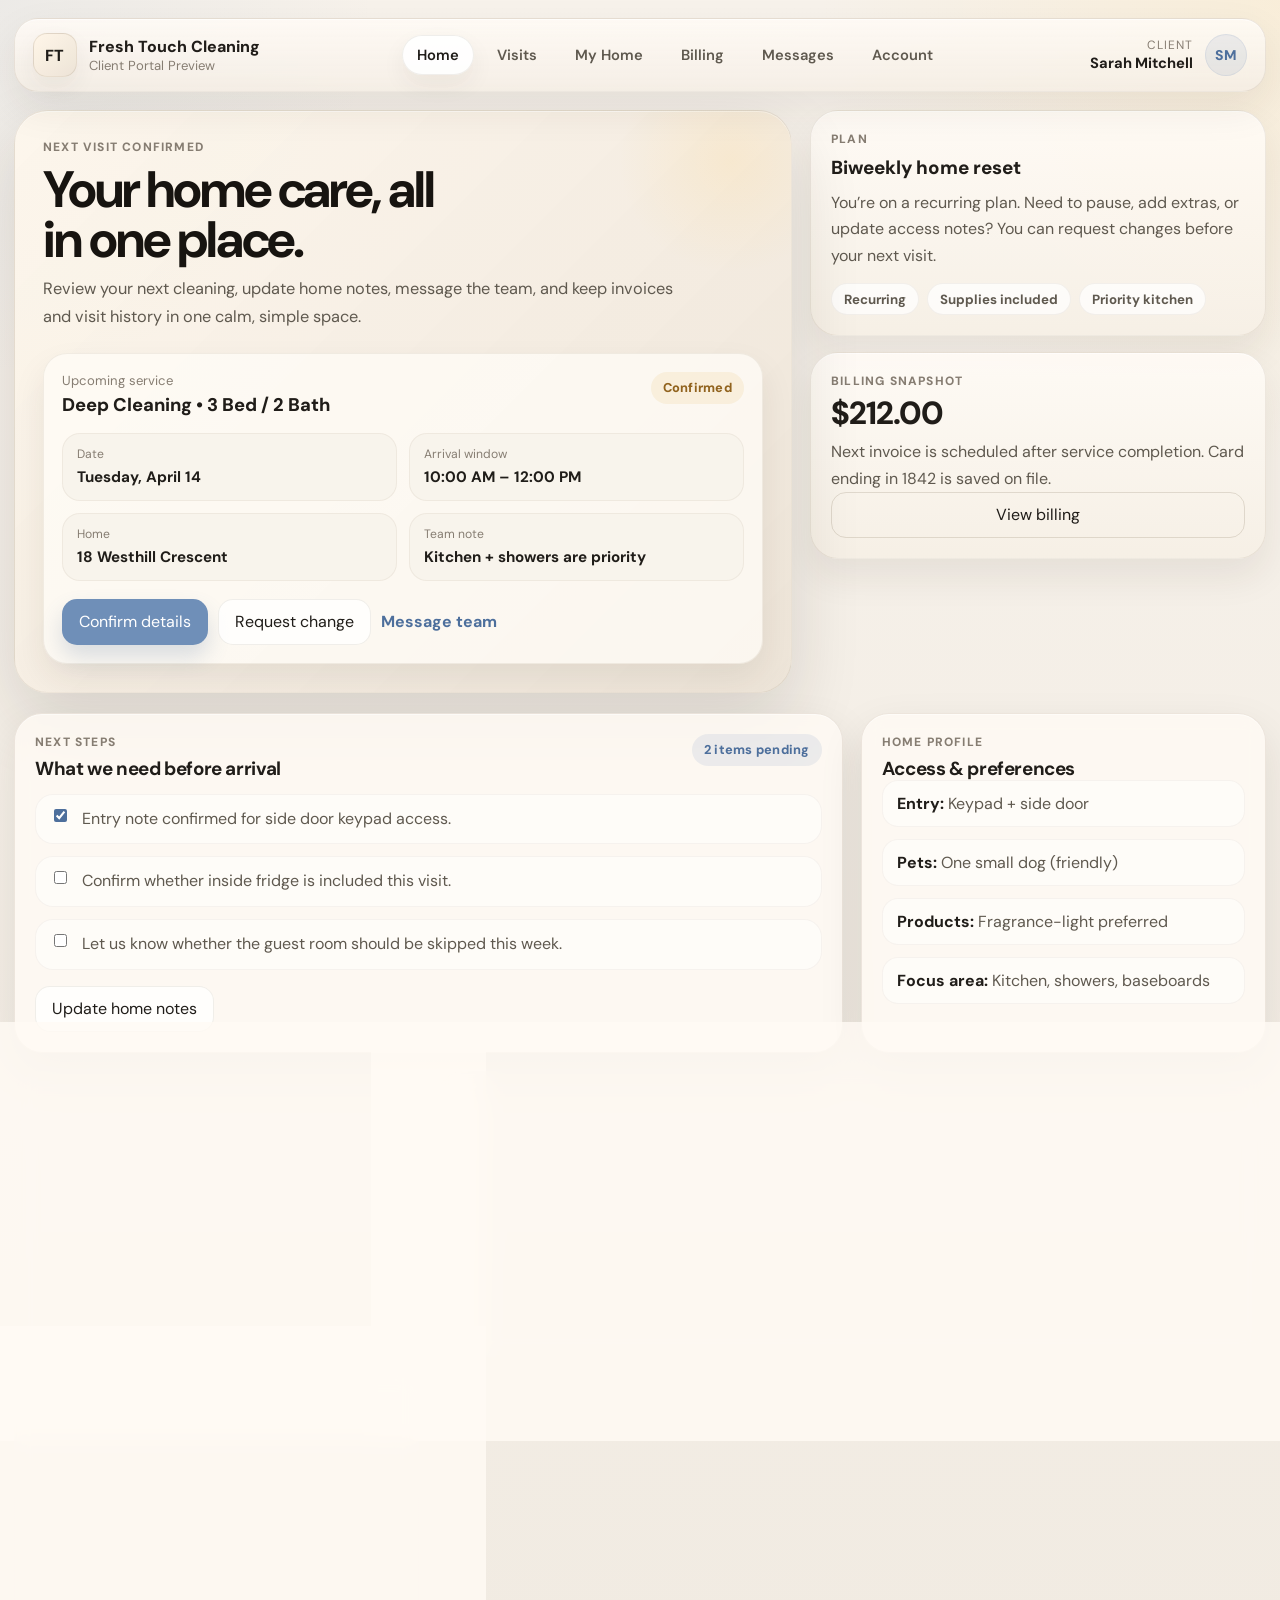
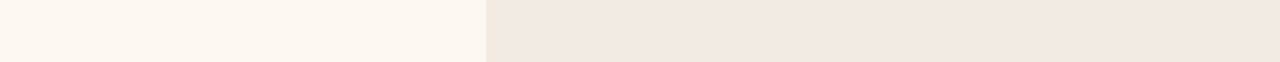
<file: index.html>
<!DOCTYPE html>
<html lang="en">
<head>
  <meta charset="UTF-8" />
  <meta
    name="viewport"
    content="width=device-width, initial-scale=1.0"
  />
  <title>Fresh Touch Client Portal</title>
  <link rel="preconnect" href="https://fonts.googleapis.com" />
  <link rel="preconnect" href="https://fonts.gstatic.com" crossorigin />
  <link
    href="https://fonts.googleapis.com/css2?family=DM+Sans:wght@400;500;600;700;800&display=swap"
    rel="stylesheet"
  />
  <link rel="stylesheet" href="client-portal.css" />
</head>
<body>
  <div class="portal-shell">
    <header class="portal-topbar">
      <div class="portal-brand">
        <div class="portal-brand__mark">FT</div>
        <div>
          <div class="portal-brand__name">Fresh Touch Cleaning</div>
          <div class="portal-brand__sub">Client Portal Preview</div>
        </div>
      </div>

      <button
        class="portal-menu-btn"
        id="portalMenuBtn"
        type="button"
        aria-expanded="false"
        aria-controls="portalTabs"
      >
        <span></span>
        <span></span>
        <span></span>
      </button>

      <nav class="portal-tabs" id="portalTabs" aria-label="Client portal sections">
        <button class="portal-tab is-active" data-panel="home" type="button">Home</button>
        <button class="portal-tab" data-panel="visits" type="button">Visits</button>
        <button class="portal-tab" data-panel="home-profile" type="button">My Home</button>
        <button class="portal-tab" data-panel="billing" type="button">Billing</button>
        <button class="portal-tab" data-panel="messages" type="button">Messages</button>
        <button class="portal-tab" data-panel="account" type="button">Account</button>
      </nav>

      <div class="portal-user">
        <div class="portal-user__meta">
          <div class="portal-user__label">Client</div>
          <div class="portal-user__name">Sarah Mitchell</div>
        </div>
        <div class="portal-user__avatar">SM</div>
      </div>
    </header>

    <main class="portal-main">
      <section class="portal-hero">
        <div class="portal-hero__content">
          <div class="eyebrow">Next visit confirmed</div>
          <h1 class="portal-hero__title">Your home care, all in one place.</h1>
          <p class="portal-hero__text">
            Review your next cleaning, update home notes, message the team,
            and keep invoices and visit history in one calm, simple space.
          </p>

          <div class="portal-hero__visit">
            <div class="hero-visit-card">
              <div class="hero-visit-card__top">
                <div>
                  <div class="hero-visit-card__label">Upcoming service</div>
                  <div class="hero-visit-card__title">Deep Cleaning • 3 Bed / 2 Bath</div>
                </div>
                <span class="status-pill status-pill--warm">Confirmed</span>
              </div>

              <div class="hero-visit-card__grid">
                <div class="hero-stat">
                  <div class="hero-stat__label">Date</div>
                  <div class="hero-stat__value">Tuesday, April 14</div>
                </div>
                <div class="hero-stat">
                  <div class="hero-stat__label">Arrival window</div>
                  <div class="hero-stat__value">10:00 AM – 12:00 PM</div>
                </div>
                <div class="hero-stat">
                  <div class="hero-stat__label">Home</div>
                  <div class="hero-stat__value">18 Westhill Crescent</div>
                </div>
                <div class="hero-stat">
                  <div class="hero-stat__label">Team note</div>
                  <div class="hero-stat__value">Kitchen + showers are priority</div>
                </div>
              </div>

              <div class="hero-visit-card__actions">
                <button class="btn btn--solid" type="button" id="confirmVisitBtn">
                  Confirm details
                </button>
                <button class="btn btn--ghost" type="button" id="requestChangeBtn">
                  Request change
                </button>
                <button class="btn btn--text" type="button" data-panel-target="messages">
                  Message team
                </button>
              </div>
            </div>
          </div>
        </div>

        <aside class="portal-hero__side">
          <div class="summary-card summary-card--plan">
            <div class="summary-card__label">Plan</div>
            <div class="summary-card__title">Biweekly home reset</div>
            <p class="summary-card__text">
              You’re on a recurring plan. Need to pause, add extras, or update access notes?
              You can request changes before your next visit.
            </p>
            <div class="summary-card__chips">
              <span class="mini-chip">Recurring</span>
              <span class="mini-chip">Supplies included</span>
              <span class="mini-chip">Priority kitchen</span>
            </div>
          </div>

          <div class="summary-card">
            <div class="summary-card__label">Billing snapshot</div>
            <div class="summary-card__price">$212.00</div>
            <p class="summary-card__text">
              Next invoice is scheduled after service completion. Card ending in 1842 is saved on file.
            </p>
            <button class="btn btn--outline btn--full" type="button" data-panel-target="billing">
              View billing
            </button>
          </div>
        </aside>
      </section>

      <section class="portal-panel is-active" id="panel-home" data-panel>
        <div class="panel-grid panel-grid--home">
          <article class="card card--wide">
            <div class="card__top">
              <div>
                <div class="card__eyebrow">Next steps</div>
                <h2 class="card__title">What we need before arrival</h2>
              </div>
              <span class="status-pill status-pill--soft">2 items pending</span>
            </div>

            <div class="checklist">
              <label class="check-row">
                <input type="checkbox" checked />
                <span>Entry note confirmed for side door keypad access.</span>
              </label>
              <label class="check-row">
                <input type="checkbox" />
                <span>Confirm whether inside fridge is included this visit.</span>
              </label>
              <label class="check-row">
                <input type="checkbox" />
                <span>Let us know whether the guest room should be skipped this week.</span>
              </label>
            </div>

            <div class="card__actions">
              <button class="btn btn--ghost" type="button" id="updateHomeNotesBtn">
                Update home notes
              </button>
            </div>
          </article>

          <article class="card">
            <div class="card__eyebrow">Home profile</div>
            <h2 class="card__title">Access & preferences</h2>
            <ul class="detail-list">
              <li><strong>Entry:</strong> Keypad + side door</li>
              <li><strong>Pets:</strong> One small dog (friendly)</li>
              <li><strong>Products:</strong> Fragrance-light preferred</li>
              <li><strong>Focus area:</strong> Kitchen, showers, baseboards</li>
            </ul>
          </article>

          <article class="card">
            <div class="card__eyebrow">Visit summary</div>
            <h2 class="card__title">Last completed clean</h2>
            <div class="visit-summary">
              <div class="visit-summary__date">March 30 • General Cleaning</div>
              <p class="visit-summary__text">
                Team completed kitchen, bathrooms, dusting, vacuuming, and floor mopping.
                Client note mentioned improved bathroom glass finish.
              </p>
              <button class="btn btn--text" type="button" data-panel-target="visits">
                View visit history
              </button>
            </div>
          </article>

          <article class="card card--wide">
            <div class="card__top">
              <div>
                <div class="card__eyebrow">Included this visit</div>
                <h2 class="card__title">Planned service scope</h2>
              </div>
              <button class="btn btn--outline" type="button" id="addExtraBtn">
                Add an extra
              </button>
            </div>

            <div class="scope-grid">
              <div class="scope-block">
                <div class="scope-block__title">Kitchen</div>
                <ul>
                  <li>Counters + backsplash</li>
                  <li>Exterior cabinet wipe</li>
                  <li>Sink + faucet polish</li>
                  <li>Floor vacuum + mop</li>
                </ul>
              </div>

              <div class="scope-block">
                <div class="scope-block__title">Bathrooms</div>
                <ul>
                  <li>Toilet + sink sanitize</li>
                  <li>Shower glass attention</li>
                  <li>Mirror finish</li>
                  <li>Floor detail clean</li>
                </ul>
              </div>

              <div class="scope-block">
                <div class="scope-block__title">Living areas</div>
                <ul>
                  <li>Dust reachable surfaces</li>
                  <li>Vacuum rugs</li>
                  <li>Baseboard spot detail</li>
                  <li>High-touch wipe-down</li>
                </ul>
              </div>
            </div>
          </article>

          <article class="card">
            <div class="card__eyebrow">Help</div>
            <h2 class="card__title">Need something changed?</h2>
            <p class="card__text">
              Message us if you want to adjust timing, add a room, or let us know about a new concern before the visit.
            </p>
            <div class="stack-actions">
              <button class="btn btn--solid btn--full" type="button" data-panel-target="messages">
                Open messages
              </button>
              <button class="btn btn--ghost btn--full" type="button" id="rushRequestBtn">
                Request rush cleaning
              </button>
            </div>
          </article>
        </div>
      </section>

      <section class="portal-panel" id="panel-visits" data-panel aria-hidden="true">
        <div class="panel-grid">
          <article class="card card--wide">
            <div class="card__top">
              <div>
                <div class="card__eyebrow">Upcoming visit</div>
                <h2 class="card__title">Tuesday, April 14</h2>
              </div>
              <span class="status-pill status-pill--warm">Confirmed</span>
            </div>

            <div class="timeline">
              <div class="timeline__row">
                <div class="timeline__time">9:45 AM</div>
                <div class="timeline__line"></div>
                <div class="timeline__content">Arrival window opens</div>
              </div>
              <div class="timeline__row">
                <div class="timeline__time">10:00–12:00</div>
                <div class="timeline__line"></div>
                <div class="timeline__content">Cleaning team on-site</div>
              </div>
              <div class="timeline__row">
                <div class="timeline__time">After visit</div>
                <div class="timeline__line"></div>
                <div class="timeline__content">Invoice sent + completion summary posted</div>
              </div>
            </div>
          </article>

          <article class="card">
            <div class="card__eyebrow">Recurring plan</div>
            <h2 class="card__title">Biweekly schedule</h2>
            <p class="card__text">
              Your home is currently set for service every other Tuesday.
            </p>
            <div class="stack-actions">
              <button class="btn btn--ghost btn--full" type="button">Pause plan</button>
              <button class="btn btn--outline btn--full" type="button">Adjust frequency</button>
            </div>
          </article>

          <article class="card card--wide">
            <div class="card__eyebrow">Past visits</div>
            <h2 class="card__title">Recent history</h2>

            <div class="visit-list">
              <div class="visit-item">
                <div>
                  <div class="visit-item__title">March 30 • General Cleaning</div>
                  <div class="visit-item__sub">Completed • 2 hr 35 min</div>
                </div>
                <span class="status-pill status-pill--success">Completed</span>
              </div>

              <div class="visit-item">
                <div>
                  <div class="visit-item__title">March 16 • Deep Cleaning</div>
                  <div class="visit-item__sub">Completed • 4 hr 10 min</div>
                </div>
                <span class="status-pill status-pill--success">Completed</span>
              </div>

              <div class="visit-item">
                <div>
                  <div class="visit-item__title">March 2 • General Cleaning</div>
                  <div class="visit-item__sub">Completed • 2 hr 20 min</div>
                </div>
                <span class="status-pill status-pill--success">Completed</span>
              </div>
            </div>
          </article>
        </div>
      </section>

      <section class="portal-panel" id="panel-home-profile" data-panel aria-hidden="true">
        <div class="panel-grid">
          <article class="card card--wide">
            <div class="card__top">
              <div>
                <div class="card__eyebrow">Home profile</div>
                <h2 class="card__title">Service notes your team sees</h2>
              </div>
              <button class="btn btn--ghost" type="button" id="editProfileBtn">Edit notes</button>
            </div>

            <div class="home-profile-grid">
              <div class="profile-block">
                <div class="profile-block__title">Entry instructions</div>
                <p>Use side door keypad. Alarm is off during scheduled visits.</p>
              </div>

              <div class="profile-block">
                <div class="profile-block__title">Pets</div>
                <p>One small dog. Friendly but may bark when team first enters.</p>
              </div>

              <div class="profile-block">
                <div class="profile-block__title">Product preferences</div>
                <p>Fragrance-light products preferred. Avoid heavy lemon scent.</p>
              </div>

              <div class="profile-block">
                <div class="profile-block__title">Priority areas</div>
                <p>Kitchen counters, shower glass, baseboards near dining room.</p>
              </div>
            </div>
          </article>

          <article class="card">
            <div class="card__eyebrow">Extras</div>
            <h2 class="card__title">Most requested add-ons</h2>
            <div class="addon-list">
              <button class="addon-pill" type="button">Inside fridge</button>
              <button class="addon-pill" type="button">Inside oven</button>
              <button class="addon-pill" type="button">Linen change</button>
              <button class="addon-pill" type="button">Interior windows</button>
            </div>
          </article>

          <article class="card">
            <div class="card__eyebrow">Schedule note</div>
            <h2 class="card__title">Best visit window</h2>
            <p class="card__text">
              Preferred on weekdays between 10 AM and 2 PM. Avoid early Mondays when possible.
            </p>
          </article>
        </div>
      </section>

      <section class="portal-panel" id="panel-billing" data-panel aria-hidden="true">
        <div class="panel-grid">
          <article class="card">
            <div class="card__eyebrow">Payment method</div>
            <h2 class="card__title">Card ending in 1842</h2>
            <p class="card__text">
              Billing runs after completion unless otherwise arranged.
            </p>
            <div class="stack-actions">
              <button class="btn btn--ghost btn--full" type="button">Update card</button>
              <button class="btn btn--outline btn--full" type="button">Billing help</button>
            </div>
          </article>

          <article class="card">
            <div class="card__eyebrow">Next invoice</div>
            <h2 class="card__title">$212.00 estimated</h2>
            <p class="card__text">
              Final amount may change if extras are added before service.
            </p>
          </article>

          <article class="card card--wide">
            <div class="card__eyebrow">Billing history</div>
            <h2 class="card__title">Recent invoices</h2>

            <div class="invoice-table">
              <div class="invoice-row invoice-row--head">
                <span>Date</span>
                <span>Service</span>
                <span>Total</span>
                <span>Status</span>
              </div>

              <div class="invoice-row">
                <span>Mar 30</span>
                <span>General Cleaning</span>
                <span>$168.00</span>
                <span class="status-pill status-pill--success">Paid</span>
              </div>

              <div class="invoice-row">
                <span>Mar 16</span>
                <span>Deep Cleaning</span>
                <span>$278.00</span>
                <span class="status-pill status-pill--success">Paid</span>
              </div>

              <div class="invoice-row">
                <span>Mar 02</span>
                <span>General Cleaning</span>
                <span>$168.00</span>
                <span class="status-pill status-pill--success">Paid</span>
              </div>
            </div>
          </article>
        </div>
      </section>

      <section class="portal-panel" id="panel-messages" data-panel aria-hidden="true">
        <div class="panel-grid">
          <article class="card card--wide">
            <div class="card__eyebrow">Messages</div>
            <h2 class="card__title">Chat with the team</h2>

            <div class="message-thread" id="messageThread">
              <div class="message message--them">
                Hi Sarah — we’ve got your next deep cleaning confirmed for Tuesday.
                Let us know if anything changed before arrival.
              </div>

              <div class="message message--me">
                Please pay extra attention to the upstairs shower glass again.
              </div>

              <div class="message message--them">
                Noted. We’ve added that to your team notes for this visit.
              </div>
            </div>

            <form class="message-form" id="messageForm">
              <input
                class="message-form__input"
                id="messageInput"
                type="text"
                placeholder="Type a message..."
                autocomplete="off"
              />
              <button class="btn btn--solid" type="submit">Send</button>
            </form>
          </article>

          <article class="card">
            <div class="card__eyebrow">Quick prompts</div>
            <h2 class="card__title">Common requests</h2>
            <div class="quick-prompts">
              <button class="quick-prompt" type="button">Can we move the time window?</button>
              <button class="quick-prompt" type="button">Please skip one room this visit.</button>
              <button class="quick-prompt" type="button">Add inside fridge cleaning.</button>
              <button class="quick-prompt" type="button">How much would a deeper clean cost?</button>
            </div>
          </article>
        </div>
      </section>

      <section class="portal-panel" id="panel-account" data-panel aria-hidden="true">
        <div class="panel-grid">
          <article class="card">
            <div class="card__eyebrow">Profile</div>
            <h2 class="card__title">Contact details</h2>
            <ul class="detail-list">
              <li><strong>Name:</strong> Sarah Mitchell</li>
              <li><strong>Email:</strong> sarah@example.com</li>
              <li><strong>Phone:</strong> (204) 555-3187</li>
            </ul>
          </article>

          <article class="card">
            <div class="card__eyebrow">Notifications</div>
            <h2 class="card__title">Preferences</h2>
            <div class="toggle-list">
              <label class="toggle-row">
                <span>Email reminders</span>
                <input type="checkbox" checked />
              </label>
              <label class="toggle-row">
                <span>SMS arrival updates</span>
                <input type="checkbox" checked />
              </label>
              <label class="toggle-row">
                <span>Invoice emails</span>
                <input type="checkbox" checked />
              </label>
            </div>
          </article>

          <article class="card card--wide">
            <div class="card__eyebrow">Account actions</div>
            <h2 class="card__title">Manage your portal</h2>
            <div class="account-actions">
              <button class="btn btn--ghost" type="button">Change password</button>
              <button class="btn btn--outline" type="button">Download invoices</button>
              <button class="btn btn--danger" type="button">Log out</button>
            </div>
          </article>
        </div>
      </section>
    </main>
  </div>

  <div class="portal-modal" id="portalModal" aria-hidden="true">
    <div class="portal-modal__backdrop" data-close-modal></div>

    <div class="portal-modal__card" role="dialog" aria-modal="true" aria-labelledby="portalModalTitle">
      <div class="portal-modal__top">
        <div>
          <div class="portal-modal__eyebrow">Request update</div>
          <h2 class="portal-modal__title" id="portalModalTitle">Tell us what changed</h2>
        </div>
        <button class="portal-modal__close" type="button" data-close-modal aria-label="Close dialog">✕</button>
      </div>

      <form id="portalModalForm" class="portal-modal__form">
        <label class="field">
          <span>Type of request</span>
          <select id="requestType">
            <option>Reschedule visit</option>
            <option>Update access note</option>
            <option>Add an extra</option>
            <option>Ask a question</option>
          </select>
        </label>

        <label class="field">
          <span>Message</span>
          <textarea id="requestMessage" rows="5" placeholder="Example: Please move my cleaning to Wednesday afternoon if possible."></textarea>
        </label>

        <div class="portal-modal__actions">
          <button class="btn btn--ghost" type="button" data-close-modal>Cancel</button>
          <button class="btn btn--solid" type="submit">Send request</button>
        </div>
      </form>
    </div>
  </div>

  <div class="portal-toast" id="portalToast" aria-live="polite"></div>

  <script src="script.js"></script>
</body>
</html>
</file>
<file: client-portal.css>
:root{
  --bg: #f4efe7;
  --bg-soft: #fbf8f3;
  --surface: rgba(255, 251, 245, 0.82);
  --surface-strong: rgba(255, 250, 244, 0.95);
  --surface-soft: rgba(246, 240, 232, 0.88);
  --line: rgba(112, 95, 70, 0.12);
  --line-strong: rgba(112, 95, 70, 0.18);

  --text: #201d19;
  --text-soft: #5f594f;
  --text-faint: #867d72;

  --accent: #6f8fb8;
  --accent-deep: #4d6f9c;
  --accent-soft: rgba(111, 143, 184, 0.14);

  --gold-soft: rgba(226, 188, 115, 0.18);
  --success-soft: rgba(88, 151, 113, 0.16);
  --danger-soft: rgba(188, 84, 84, 0.14);

  --shadow-sm: 0 10px 24px rgba(50, 38, 24, 0.06);
  --shadow-md: 0 18px 44px rgba(42, 31, 18, 0.10);
  --shadow-lg: 0 28px 70px rgba(38, 28, 18, 0.14);

  --radius: 28px;
  --radius-md: 22px;
  --radius-sm: 16px;
  --radius-xs: 12px;

  --container: 1280px;
  --transition: 180ms ease;
}

*,
*::before,
*::after{
  box-sizing: border-box;
}

html{
  font-size: 16px;
  -webkit-font-smoothing: antialiased;
}

body{
  margin: 0;
  font-family: "DM Sans", system-ui, -apple-system, BlinkMacSystemFont, "Segoe UI", sans-serif;
  color: var(--text);
  background:
    radial-gradient(circle at top right, rgba(255, 219, 145, 0.20), transparent 22%),
    radial-gradient(circle at top left, rgba(111, 143, 184, 0.08), transparent 18%),
    linear-gradient(180deg, #f7f2eb 0%, #f1ebe2 100%);
  min-height: 100vh;
}

button,
input,
select,
textarea{
  font: inherit;
}

button{
  cursor: pointer;
}

.portal-shell{
  width: min(calc(100% - 28px), var(--container));
  margin: 18px auto;
}

.portal-topbar{
  position: sticky;
  top: 16px;
  z-index: 20;
  display: grid;
  grid-template-columns: auto 1fr auto;
  align-items: center;
  gap: 18px;
  padding: 14px 18px;
  border: 1px solid var(--line);
  border-radius: 24px;
  background:
    linear-gradient(
      180deg,
      rgba(255, 251, 246, 0.86) 0%,
      rgba(244, 237, 228, 0.82) 100%
    );
  backdrop-filter: blur(14px);
  box-shadow:
    0 16px 40px rgba(51, 37, 22, 0.08),
    inset 0 1px 0 rgba(255, 255, 255, 0.64);
}

.portal-brand{
  display: flex;
  align-items: center;
  gap: 12px;
  min-width: 0;
}

.portal-brand__mark{
  width: 44px;
  height: 44px;
  display: grid;
  place-items: center;
  border-radius: 14px;
  background: linear-gradient(135deg, rgba(255, 245, 231, 0.95), rgba(236, 227, 214, 0.95));
  border: 1px solid rgba(114, 92, 64, 0.14);
  color: var(--text);
  font-weight: 800;
  letter-spacing: 0.02em;
  box-shadow: var(--shadow-sm);
}

.portal-brand__name{
  font-size: 1rem;
  font-weight: 800;
  color: var(--text);
}

.portal-brand__sub{
  font-size: 0.82rem;
  color: var(--text-faint);
}

.portal-menu-btn{
  display: none;
  width: 42px;
  height: 42px;
  padding: 0;
  border: 1px solid var(--line);
  border-radius: 14px;
  background: rgba(255,255,255,0.5);
  align-items: center;
  justify-content: center;
  flex-direction: column;
  gap: 4px;
}

.portal-menu-btn span{
  width: 18px;
  height: 2px;
  border-radius: 999px;
  background: #4e4a43;
  display: block;
}

.portal-tabs{
  display: flex;
  justify-content: center;
  flex-wrap: wrap;
  gap: 8px;
}

.portal-tab{
  border: 1px solid transparent;
  background: transparent;
  color: var(--text-soft);
  min-height: 40px;
  padding: 0 14px;
  border-radius: 999px;
  font-size: 0.92rem;
  font-weight: 600;
  transition:
    color var(--transition),
    background var(--transition),
    border-color var(--transition),
    transform var(--transition);
}

.portal-tab:hover{
  background: rgba(255,255,255,0.55);
  color: var(--text);
}

.portal-tab.is-active{
  background: rgba(255,255,255,0.92);
  border-color: rgba(112, 95, 70, 0.10);
  color: var(--text);
  box-shadow: 0 10px 24px rgba(49, 37, 22, 0.06);
}

.portal-user{
  display: flex;
  align-items: center;
  gap: 12px;
}

.portal-user__meta{
  text-align: right;
}

.portal-user__label{
  font-size: 0.75rem;
  color: var(--text-faint);
  text-transform: uppercase;
  letter-spacing: 0.08em;
}

.portal-user__name{
  font-size: 0.92rem;
  font-weight: 700;
  color: var(--text);
}

.portal-user__avatar{
  width: 42px;
  height: 42px;
  display: grid;
  place-items: center;
  border-radius: 50%;
  background: rgba(111, 143, 184, 0.12);
  border: 1px solid rgba(111, 143, 184, 0.14);
  color: var(--accent-deep);
  font-size: 0.88rem;
  font-weight: 800;
}

.portal-main{
  padding-top: 18px;
}

.portal-hero{
  display: grid;
  grid-template-columns: minmax(0, 1.45fr) minmax(300px, 0.85fr);
  gap: 18px;
  margin-bottom: 20px;
}

.portal-hero__content,
.portal-hero__side{
  min-width: 0;
}

.portal-hero__content{
  padding: 28px;
  border-radius: 34px;
  border: 1px solid rgba(124, 105, 80, 0.12);
  background:
    linear-gradient(
      135deg,
      rgba(255, 248, 237, 0.82) 0%,
      rgba(246, 238, 227, 0.84) 44%,
      rgba(236, 227, 214, 0.88) 100%
    );
  box-shadow:
    var(--shadow-lg),
    inset 0 1px 0 rgba(255, 255, 255, 0.58);
  position: relative;
  overflow: hidden;
}

.portal-hero__content::after{
  content: "";
  position: absolute;
  width: 220px;
  height: 220px;
  right: -50px;
  top: -60px;
  border-radius: 50%;
  background: radial-gradient(circle, rgba(255, 216, 142, 0.22) 0%, transparent 72%);
  pointer-events: none;
}

.eyebrow,
.card__eyebrow,
.summary-card__label,
.portal-modal__eyebrow{
  font-size: 0.75rem;
  font-weight: 800;
  color: var(--text-faint);
  text-transform: uppercase;
  letter-spacing: 0.10em;
}

.portal-hero__title{
  margin: 10px 0 10px;
  font-size: clamp(2rem, 4vw, 3.2rem);
  line-height: 0.98;
  letter-spacing: -0.04em;
  color: #171410;
  max-width: 12ch;
}

.portal-hero__text{
  margin: 0 0 22px;
  max-width: 58ch;
  font-size: 1.02rem;
  line-height: 1.7;
  color: var(--text-soft);
}

.hero-visit-card{
  padding: 18px;
  border-radius: 24px;
  background: rgba(255, 252, 247, 0.74);
  border: 1px solid rgba(124, 105, 80, 0.10);
  box-shadow: 0 16px 34px rgba(52, 38, 22, 0.08);
}

.hero-visit-card__top{
  display: flex;
  justify-content: space-between;
  gap: 12px;
  align-items: flex-start;
  margin-bottom: 16px;
}

.hero-visit-card__label{
  font-size: 0.82rem;
  color: var(--text-faint);
  margin-bottom: 4px;
}

.hero-visit-card__title{
  font-size: 1.15rem;
  font-weight: 800;
  color: var(--text);
}

.hero-visit-card__grid{
  display: grid;
  grid-template-columns: repeat(2, minmax(0, 1fr));
  gap: 12px;
  margin-bottom: 18px;
}

.hero-stat{
  padding: 12px 14px;
  border-radius: 18px;
  background: rgba(248, 243, 235, 0.9);
  border: 1px solid rgba(124, 105, 80, 0.08);
}

.hero-stat__label{
  font-size: 0.76rem;
  color: var(--text-faint);
  margin-bottom: 4px;
}

.hero-stat__value{
  font-size: 0.95rem;
  font-weight: 700;
  color: var(--text);
  line-height: 1.45;
}

.hero-visit-card__actions{
  display: flex;
  flex-wrap: wrap;
  gap: 10px;
}

.portal-hero__side{
  display: grid;
  gap: 16px;
  align-content: start;
}

.summary-card{
  padding: 20px;
  border-radius: 28px;
  border: 1px solid rgba(124, 105, 80, 0.12);
  background:
    linear-gradient(
      180deg,
      rgba(255, 251, 246, 0.9) 0%,
      rgba(246, 239, 229, 0.9) 100%
    );
  box-shadow:
    0 18px 36px rgba(52, 38, 22, 0.08),
    inset 0 1px 0 rgba(255,255,255,0.58);
}

.summary-card__title{
  margin: 8px 0 10px;
  font-size: 1.18rem;
  font-weight: 800;
  color: var(--text);
}

.summary-card__text{
  margin: 0;
  color: var(--text-soft);
  line-height: 1.65;
}

.summary-card__price{
  margin: 8px 0 10px;
  font-size: 2rem;
  font-weight: 800;
  line-height: 1;
  color: var(--text);
  letter-spacing: -0.03em;
}

.summary-card__chips{
  display: flex;
  flex-wrap: wrap;
  gap: 8px;
  margin-top: 14px;
}

.mini-chip{
  display: inline-flex;
  align-items: center;
  min-height: 32px;
  padding: 0 12px;
  border-radius: 999px;
  background: rgba(255,255,255,0.72);
  border: 1px solid rgba(112, 95, 70, 0.08);
  font-size: 0.83rem;
  font-weight: 700;
  color: var(--text-soft);
}

.portal-panel{
  display: none;
}

.portal-panel.is-active{
  display: block;
}

.panel-grid{
  display: grid;
  grid-template-columns: repeat(3, minmax(0, 1fr));
  gap: 18px;
}

.panel-grid--home{
  grid-template-columns: repeat(3, minmax(0, 1fr));
}

.card{
  padding: 20px;
  border-radius: 28px;
  border: 1px solid var(--line);
  background: var(--surface);
  box-shadow:
    var(--shadow-md),
    inset 0 1px 0 rgba(255,255,255,0.54);
  backdrop-filter: blur(10px);
}

.card--wide{
  grid-column: span 2;
}

.card__top{
  display: flex;
  justify-content: space-between;
  gap: 12px;
  align-items: flex-start;
  margin-bottom: 14px;
}

.card__title{
  margin: 8px 0 0;
  font-size: 1.18rem;
  line-height: 1.15;
  letter-spacing: -0.02em;
  color: var(--text);
}

.card__text{
  margin: 0;
  line-height: 1.65;
  color: var(--text-soft);
}

.card__actions{
  margin-top: 16px;
}

.btn{
  display: inline-flex;
  align-items: center;
  justify-content: center;
  min-height: 46px;
  padding: 0 16px;
  border-radius: 15px;
  border: 1px solid transparent;
  text-decoration: none;
  transition:
    transform var(--transition),
    background var(--transition),
    border-color var(--transition),
    box-shadow var(--transition),
    color var(--transition);
}

.btn:hover{
  transform: translateY(-1px);
}

.btn--solid{
  background: var(--accent);
  color: #fff;
  box-shadow: 0 12px 22px rgba(77, 111, 156, 0.20);
}

.btn--solid:hover{
  background: var(--accent-deep);
}

.btn--ghost{
  background: rgba(255,255,255,0.78);
  color: var(--text);
  border-color: rgba(112, 95, 70, 0.10);
}

.btn--ghost:hover{
  background: rgba(255,255,255,0.96);
}

.btn--outline{
  background: transparent;
  color: var(--text);
  border-color: rgba(112, 95, 70, 0.18);
}

.btn--outline:hover{
  border-color: rgba(111, 143, 184, 0.32);
  background: rgba(255,255,255,0.52);
}

.btn--text{
  background: transparent;
  border: 0;
  color: var(--accent-deep);
  padding-left: 0;
  padding-right: 0;
  min-height: auto;
  font-weight: 700;
}

.btn--full{
  width: 100%;
}

.btn--danger{
  background: rgba(255,255,255,0.82);
  border-color: rgba(188, 84, 84, 0.18);
  color: #9f4242;
}

.status-pill{
  display: inline-flex;
  align-items: center;
  min-height: 32px;
  padding: 0 12px;
  border-radius: 999px;
  font-size: 0.8rem;
  font-weight: 800;
  letter-spacing: 0.02em;
}

.status-pill--warm{
  background: rgba(231, 190, 111, 0.16);
  color: #91631e;
}

.status-pill--soft{
  background: rgba(111, 143, 184, 0.12);
  color: var(--accent-deep);
}

.status-pill--success{
  background: var(--success-soft);
  color: #476f57;
}

.checklist{
  display: grid;
  gap: 12px;
}

.check-row{
  display: flex;
  gap: 12px;
  align-items: flex-start;
  padding: 12px 14px;
  border-radius: 18px;
  background: rgba(255,255,255,0.48);
  border: 1px solid rgba(112, 95, 70, 0.06);
  color: var(--text-soft);
  line-height: 1.55;
}

.check-row input{
  margin-top: 2px;
  accent-color: var(--accent-deep);
}

.detail-list{
  list-style: none;
  padding: 0;
  margin: 0;
  display: grid;
  gap: 12px;
}

.detail-list li{
  padding: 12px 14px;
  border-radius: 16px;
  background: rgba(255,255,255,0.46);
  border: 1px solid rgba(112, 95, 70, 0.06);
  color: var(--text-soft);
}

.detail-list strong{
  color: var(--text);
}

.visit-summary__date{
  font-size: 0.9rem;
  font-weight: 700;
  color: var(--text);
  margin-bottom: 8px;
}

.visit-summary__text{
  margin: 0 0 12px;
  line-height: 1.65;
  color: var(--text-soft);
}

.scope-grid{
  display: grid;
  grid-template-columns: repeat(3, minmax(0, 1fr));
  gap: 14px;
}

.scope-block{
  padding: 16px;
  border-radius: 18px;
  background: rgba(255,255,255,0.48);
  border: 1px solid rgba(112, 95, 70, 0.07);
}

.scope-block__title{
  font-size: 0.96rem;
  font-weight: 800;
  color: var(--text);
  margin-bottom: 10px;
}

.scope-block ul{
  list-style: none;
  padding: 0;
  margin: 0;
  display: grid;
  gap: 8px;
  color: var(--text-soft);
  line-height: 1.5;
}

.scope-block li{
  position: relative;
  padding-left: 16px;
}

.scope-block li::before{
  content: "";
  position: absolute;
  left: 0;
  top: 0.6em;
  width: 6px;
  height: 6px;
  border-radius: 50%;
  background: rgba(111, 143, 184, 0.55);
}

.stack-actions{
  display: grid;
  gap: 10px;
}

.timeline{
  display: grid;
  gap: 12px;
}

.timeline__row{
  display: grid;
  grid-template-columns: 110px 18px 1fr;
  gap: 12px;
  align-items: center;
}

.timeline__time{
  font-size: 0.88rem;
  font-weight: 700;
  color: var(--text);
}

.timeline__line{
  width: 14px;
  height: 14px;
  border-radius: 50%;
  background: rgba(111, 143, 184, 0.24);
  border: 3px solid rgba(111, 143, 184, 0.52);
}

.timeline__content{
  color: var(--text-soft);
}

.visit-list{
  display: grid;
  gap: 12px;
}

.visit-item{
  display: flex;
  justify-content: space-between;
  gap: 12px;
  align-items: center;
  padding: 14px 16px;
  border-radius: 18px;
  background: rgba(255,255,255,0.48);
  border: 1px solid rgba(112,95,70,0.06);
}

.visit-item__title{
  font-weight: 700;
  color: var(--text);
}

.visit-item__sub{
  margin-top: 4px;
  font-size: 0.88rem;
  color: var(--text-faint);
}

.home-profile-grid{
  display: grid;
  grid-template-columns: repeat(2, minmax(0, 1fr));
  gap: 14px;
}

.profile-block{
  padding: 16px;
  border-radius: 18px;
  background: rgba(255,255,255,0.48);
  border: 1px solid rgba(112,95,70,0.06);
}

.profile-block__title{
  font-size: 0.9rem;
  font-weight: 800;
  margin-bottom: 8px;
  color: var(--text);
}

.profile-block p{
  margin: 0;
  color: var(--text-soft);
  line-height: 1.6;
}

.addon-list{
  display: flex;
  flex-wrap: wrap;
  gap: 10px;
}

.addon-pill{
  min-height: 40px;
  padding: 0 14px;
  border-radius: 999px;
  border: 1px solid rgba(112,95,70,0.10);
  background: rgba(255,255,255,0.64);
  color: var(--text);
  font-weight: 700;
}

.invoice-table{
  display: grid;
  gap: 10px;
}

.invoice-row{
  display: grid;
  grid-template-columns: 100px 1.4fr 100px 120px;
  gap: 12px;
  align-items: center;
  padding: 14px 16px;
  border-radius: 18px;
  background: rgba(255,255,255,0.48);
  border: 1px solid rgba(112,95,70,0.06);
  color: var(--text-soft);
}

.invoice-row--head{
  background: transparent;
  border: 0;
  padding: 0 2px 8px;
  font-size: 0.78rem;
  font-weight: 800;
  color: var(--text-faint);
  text-transform: uppercase;
  letter-spacing: 0.07em;
}

.message-thread{
  display: grid;
  gap: 12px;
  min-height: 240px;
  max-height: 360px;
  overflow-y: auto;
  padding: 2px;
  margin-bottom: 16px;
}

.message{
  max-width: 78%;
  padding: 14px 16px;
  border-radius: 18px;
  line-height: 1.6;
  font-size: 0.98rem;
}

.message--them{
  background: rgba(255,255,255,0.62);
  border: 1px solid rgba(112,95,70,0.08);
  color: var(--text);
  border-top-left-radius: 8px;
}

.message--me{
  margin-left: auto;
  background: rgba(111, 143, 184, 0.16);
  border: 1px solid rgba(111, 143, 184, 0.14);
  color: #253649;
  border-top-right-radius: 8px;
}

.message-form{
  display: flex;
  gap: 10px;
}

.message-form__input{
  flex: 1;
  min-width: 0;
  min-height: 50px;
  padding: 0 16px;
  border-radius: 16px;
  border: 1px solid rgba(112,95,70,0.12);
  background: rgba(255,255,255,0.72);
  color: var(--text);
}

.message-form__input:focus,
.field select:focus,
.field textarea:focus{
  outline: none;
  border-color: rgba(111, 143, 184, 0.46);
  box-shadow: 0 0 0 4px rgba(111, 143, 184, 0.10);
  background: rgba(255,255,255,0.92);
}

.quick-prompts{
  display: grid;
  gap: 10px;
}

.quick-prompt{
  min-height: 48px;
  text-align: left;
  padding: 0 14px;
  border-radius: 16px;
  border: 1px solid rgba(112,95,70,0.10);
  background: rgba(255,255,255,0.56);
  color: var(--text-soft);
  font-weight: 600;
}

.toggle-list{
  display: grid;
  gap: 12px;
}

.toggle-row{
  display: flex;
  justify-content: space-between;
  align-items: center;
  gap: 12px;
  padding: 14px 16px;
  border-radius: 16px;
  background: rgba(255,255,255,0.46);
  border: 1px solid rgba(112,95,70,0.06);
  color: var(--text);
  font-weight: 600;
}

.toggle-row input{
  width: 18px;
  height: 18px;
  accent-color: var(--accent-deep);
}

.account-actions{
  display: flex;
  flex-wrap: wrap;
  gap: 10px;
}

.portal-modal{
  position: fixed;
  inset: 0;
  z-index: 50;
  display: none;
}

.portal-modal.is-open{
  display: block;
}

.portal-modal__backdrop{
  position: absolute;
  inset: 0;
  background: rgba(39, 28, 18, 0.42);
  backdrop-filter: blur(3px);
}

.portal-modal__card{
  position: relative;
  z-index: 1;
  width: min(560px, calc(100vw - 28px));
  margin: 8vh auto;
  padding: 20px;
  border-radius: 28px;
  border: 1px solid rgba(112,95,70,0.14);
  background:
    linear-gradient(
      180deg,
      rgba(255, 250, 244, 0.96) 0%,
      rgba(243, 235, 225, 0.94) 100%
    );
  box-shadow:
    0 28px 60px rgba(42,31,18,0.22),
    inset 0 1px 0 rgba(255,255,255,0.58);
}

.portal-modal__top{
  display: flex;
  justify-content: space-between;
  gap: 12px;
  align-items: flex-start;
  margin-bottom: 14px;
}

.portal-modal__title{
  margin: 8px 0 0;
  font-size: 1.3rem;
  color: var(--text);
}

.portal-modal__close{
  width: 42px;
  height: 42px;
  border: 1px solid rgba(112,95,70,0.10);
  border-radius: 14px;
  background: rgba(255,255,255,0.72);
  color: var(--text-soft);
}

.portal-modal__form{
  display: grid;
  gap: 14px;
}

.field{
  display: flex;
  flex-direction: column;
  gap: 8px;
}

.field span{
  font-size: 0.84rem;
  font-weight: 700;
  color: var(--text-soft);
}

.field select,
.field textarea{
  width: 100%;
  border-radius: 16px;
  border: 1px solid rgba(112,95,70,0.12);
  background: rgba(255,255,255,0.72);
  color: var(--text);
  padding: 14px 16px;
}

.field textarea{
  resize: vertical;
  min-height: 120px;
}

.portal-modal__actions{
  display: flex;
  justify-content: flex-end;
  gap: 10px;
  flex-wrap: wrap;
}

.portal-toast{
  position: fixed;
  left: 50%;
  bottom: 20px;
  transform: translateX(-50%) translateY(24px);
  opacity: 0;
  pointer-events: none;
  min-width: 220px;
  max-width: calc(100vw - 24px);
  padding: 12px 16px;
  border-radius: 14px;
  background: rgba(34, 29, 24, 0.92);
  color: #fff;
  font-weight: 700;
  box-shadow: 0 18px 34px rgba(0,0,0,0.22);
  transition: opacity var(--transition), transform var(--transition);
  z-index: 60;
}

.portal-toast.is-visible{
  opacity: 1;
  transform: translateX(-50%) translateY(0);
}

@media (max-width: 1100px){
  .portal-hero{
    grid-template-columns: 1fr;
  }

  .panel-grid,
  .panel-grid--home{
    grid-template-columns: 1fr 1fr;
  }

  .card--wide{
    grid-column: span 2;
  }

  .scope-grid{
    grid-template-columns: 1fr;
  }
}

@media (max-width: 820px){
  .portal-shell{
    width: min(calc(100% - 18px), var(--container));
    margin: 10px auto 18px;
  }

  .portal-topbar{
    grid-template-columns: auto auto;
    justify-content: space-between;
  }

  .portal-menu-btn{
    display: inline-flex;
  }

  .portal-tabs{
    grid-column: 1 / -1;
    display: none;
    justify-content: flex-start;
    padding-top: 4px;
  }

  .portal-tabs.is-open{
    display: flex;
  }

  .portal-user{
    display: none;
  }
}

@media (max-width: 720px){
  .portal-hero__content{
    padding: 20px;
    border-radius: 26px;
  }

  .hero-visit-card__grid,
  .home-profile-grid,
  .panel-grid,
  .panel-grid--home{
    grid-template-columns: 1fr;
  }

  .card--wide{
    grid-column: span 1;
  }

  .timeline__row{
    grid-template-columns: 1fr;
    gap: 6px;
  }

  .timeline__line{
    display: none;
  }

  .invoice-row{
    grid-template-columns: 1fr 1fr;
  }

  .invoice-row--head{
    display: none;
  }

  .message-form{
    flex-direction: column;
  }

  .hero-visit-card__actions,
  .account-actions{
    flex-direction: column;
  }

  .hero-visit-card__actions .btn,
  .account-actions .btn{
    width: 100%;
  }

  .portal-modal__card{
    margin: 4vh auto;
    padding: 16px;
    border-radius: 20px;
  }

  .portal-modal__actions{
    justify-content: stretch;
  }

  .portal-modal__actions .btn{
    width: 100%;
  }
}
</file>
